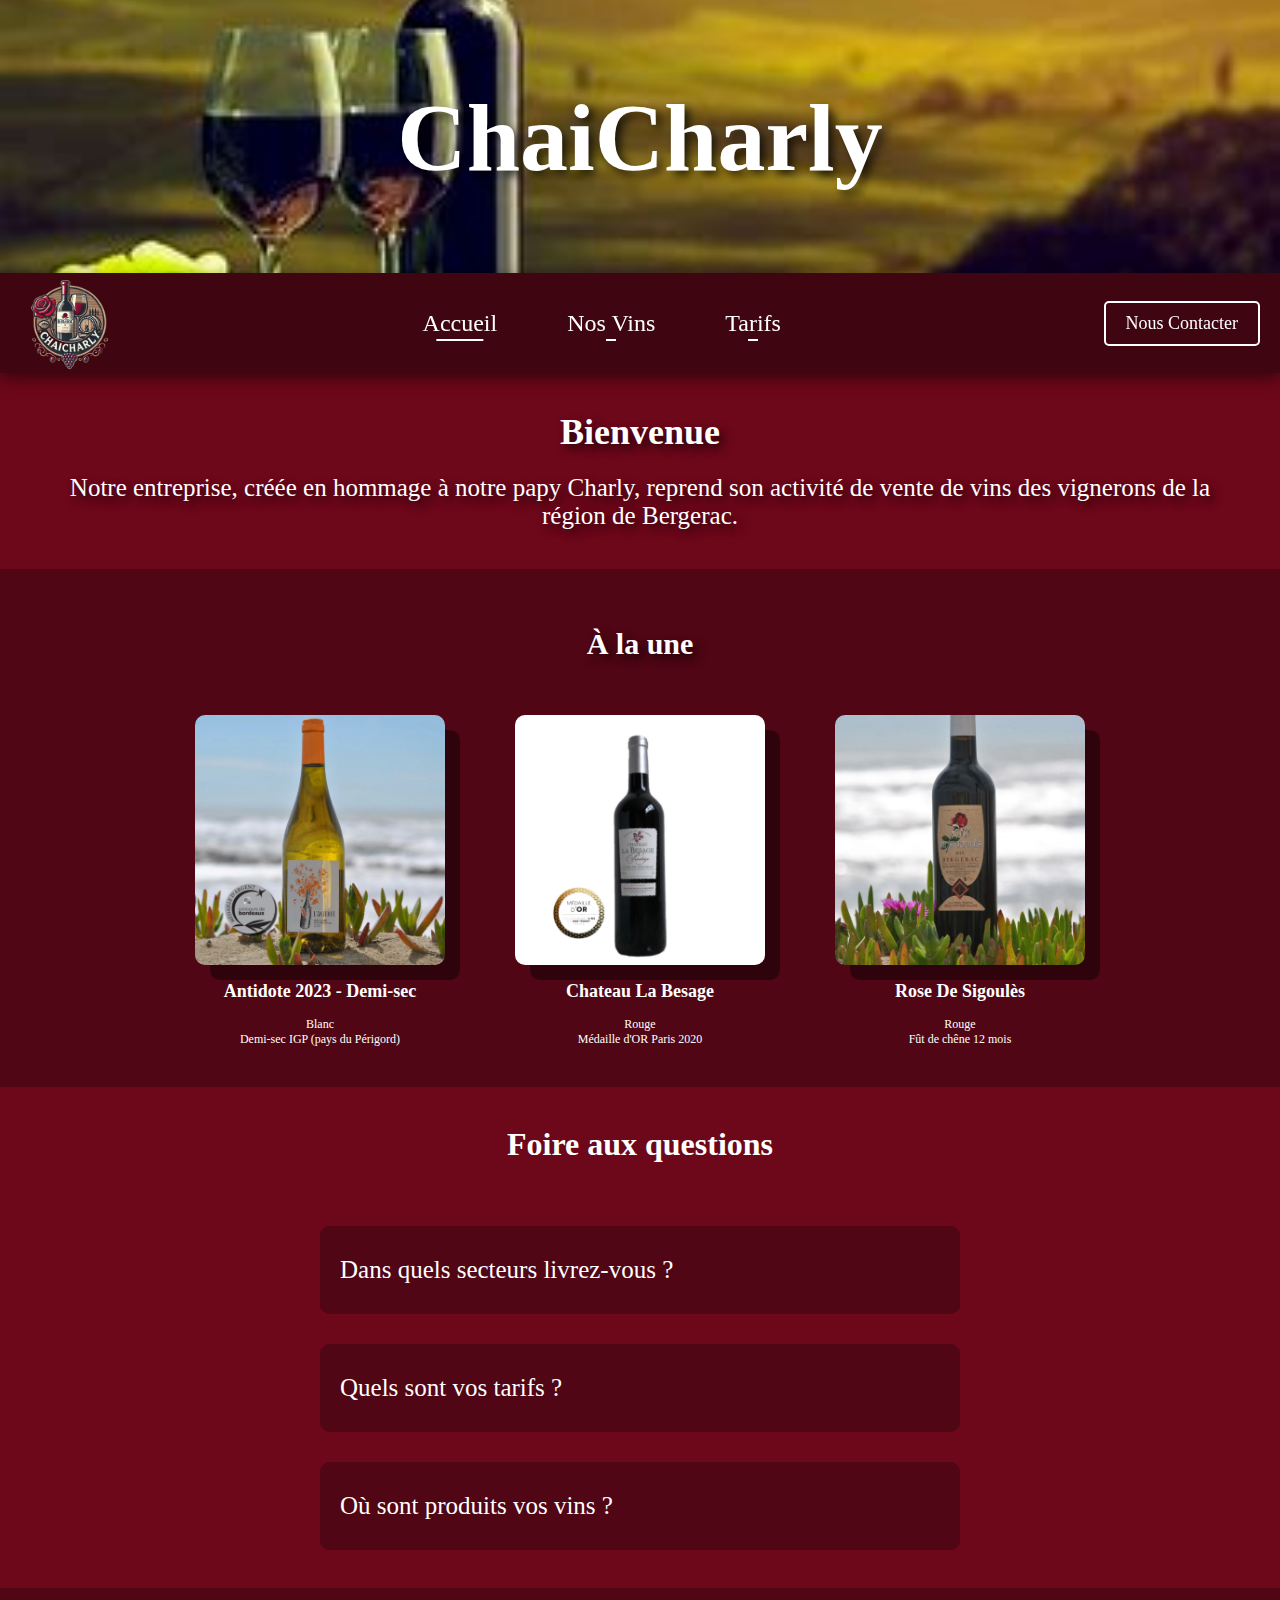
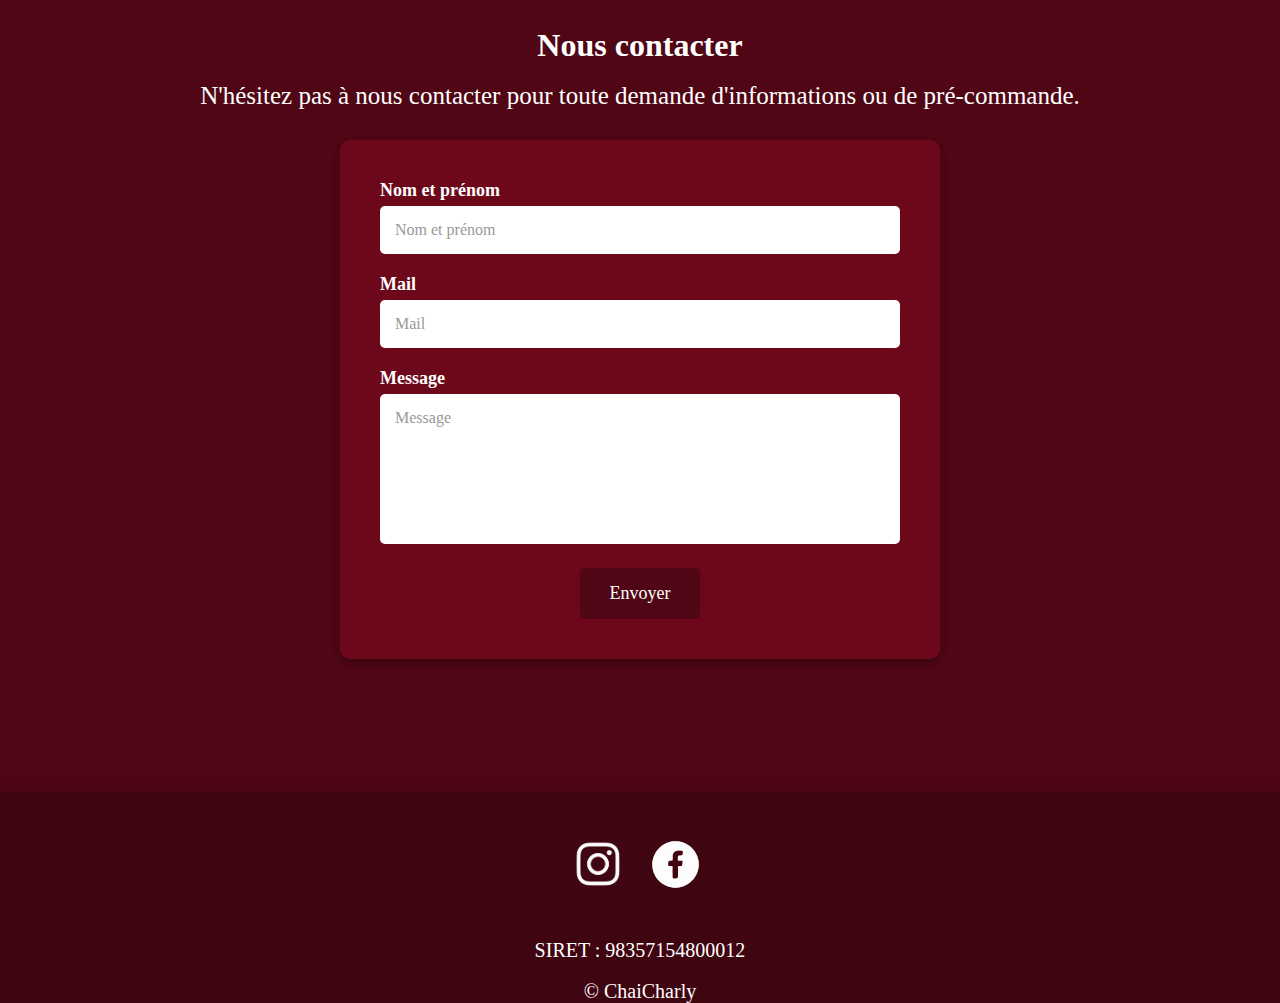
<file: index.html>
<!DOCTYPE html>
<html lang="fr">
    <head>
        <meta charset="UTF-8">
        <meta name="viewport" content="width=device-width, initial-scale=1.0">
        <meta name="description" content="Site de ChaiCharly.">
        <title>ChaiCharly</title>
        <link rel="icon" type="image/png" href="src/img/Logo-removebg-preview.png">
        <link rel="stylesheet" href="src/css/index.css">
    </head>
    <body>
        <div class="imageH">
            <img class="imgHead" src="src/img/OIP (1).jpg">
            <div class="texteH">
                <H1 class="titre">ChaiCharly</H1>
            </div>
        </div>
        
        <header>
            <img class="logoHead" src="src/img/Logo-removebg-preview.png">
            <nav>
                <ul>
                    <li class="page"><a href="#">Accueil</a></li>
                    <li><a href="nos-vins.html">Nos Vins</a></li>
                     <li><a href="tarifs.html">Tarifs</a></li>
                </ul>
            </nav>
            <div class="contact-btn">
                <a href="#contact">Nous Contacter</a>
            </div>
        </header>
        <div class="bienvenue">
            <h1>Bienvenue</h1>
            </br>
            <p>Notre entreprise, créée en hommage à notre papy Charly, reprend son activité de vente de vins des vignerons de la région de Bergerac.</p>
        </div>
        <div class="vendus">
            <h1 class="titre">À la une</h1>
            <ul>
                <li>
                    <a href="nos-vins.html#antidote" rel="noopener noreferrer">
                        <img src="src/img/vins/Antidote.png" height="411px" width="411px"><h2>Antidote 2023 - Demi-sec</h2></br><p>Blanc</br>Demi-sec IGP (pays du Périgord)</p>
                    </a>
                </li>
                <li>
                    <a href="nos-vins.html#chateau" rel="noopener noreferrer">
                        <img src="src/img/vins/chateau.png" height="411px" width="411px" alt="Chateau La Besage"><h2>Chateau La Besage</h2></br><p>Rouge</br>Médaille d'OR Paris 2020</p>
                    </a>
                </li>
                <li>
                    <a href="nos-vins.html#rose-rouge" rel="noopener noreferrer">
                        <img src="src/img/vins/Rose-Rouge.jpg" height="411px" width="411px"><h2>Rose De Sigoulès</h2></br><p>Rouge</br>Fût de chêne 12 mois</p>
                    </a>
                </li>
            </ul>
        </div>
        <div class="question">
            <h1>Foire aux questions</h1>
            <div class="faq">
                <details>
                    <summary>Dans quels secteurs livrez-vous ?</summary>
                    <p>Nous livrons dans le Puy-de-Dôme (principalement aux environs d'Issoire, Clermont-Ferrand et Riom) ainsi qu'aux alentours de Montpellier.</p>
                </details>
                <details>
                    <summary>Quels sont vos tarifs ?</summary>
                    <p>Voici le lien vers nos tarifs - <a href="src/Tarifs-ChaiCharly-2025.pdf" target="_blank">Tarifs</a>.</p>
                </details>
                <details>
                    <summary>Où sont produits vos vins ?</summary>
                    <p>Nos vins sont produits en Dordogne à Sigoulès.</p>
                </details>
            </div>
        </div>
        <div class="message" id="contact">
            <h1>Nous contacter</h1>
            </br>
            <p>
                N'hésitez pas à nous contacter pour toute demande d'informations ou de pré-commande.
            </p>
            <div class="contact-form">
                <form action="https://formspree.io/f/xldgrrav" method="POST">
                    <label for="name">Nom et prénom</label>
                    <input type="text" id="name" name="name" placeholder="Nom et prénom" required>
        
                    <label for="email">Mail</label>
                    <input type="email" id="email" name="email" placeholder="Mail" required>
        
                    <label for="message">Message</label>
                    <textarea id="message" name="message" placeholder="Message" required></textarea>
        
                    <button type="submit" class="btn-envoyer">Envoyer</button>
                </form>
            </div>
        </div>
        <footer>
            <div class="reseaux">
                <a href="https://www.instagram.com/chai_charly/" target="_blank" rel="noopener noreferrer">
                    <img class="Insta" src="src/img/Insta.png" width="50px" height="50px">
                </a>
                <a href="https://www.instagram.com/chai_charly/" target="_blank" rel="noopener noreferrer">
                    <img class="Facebook" src="src/img/Facebook.png" width="65px" height="65px">
                </a>
            </div>
            <p>SIRET : 98357154800012</p>
            </br>
            <p>© ChaiCharly</p>
        </footer>
    </body>
</html>
</file>
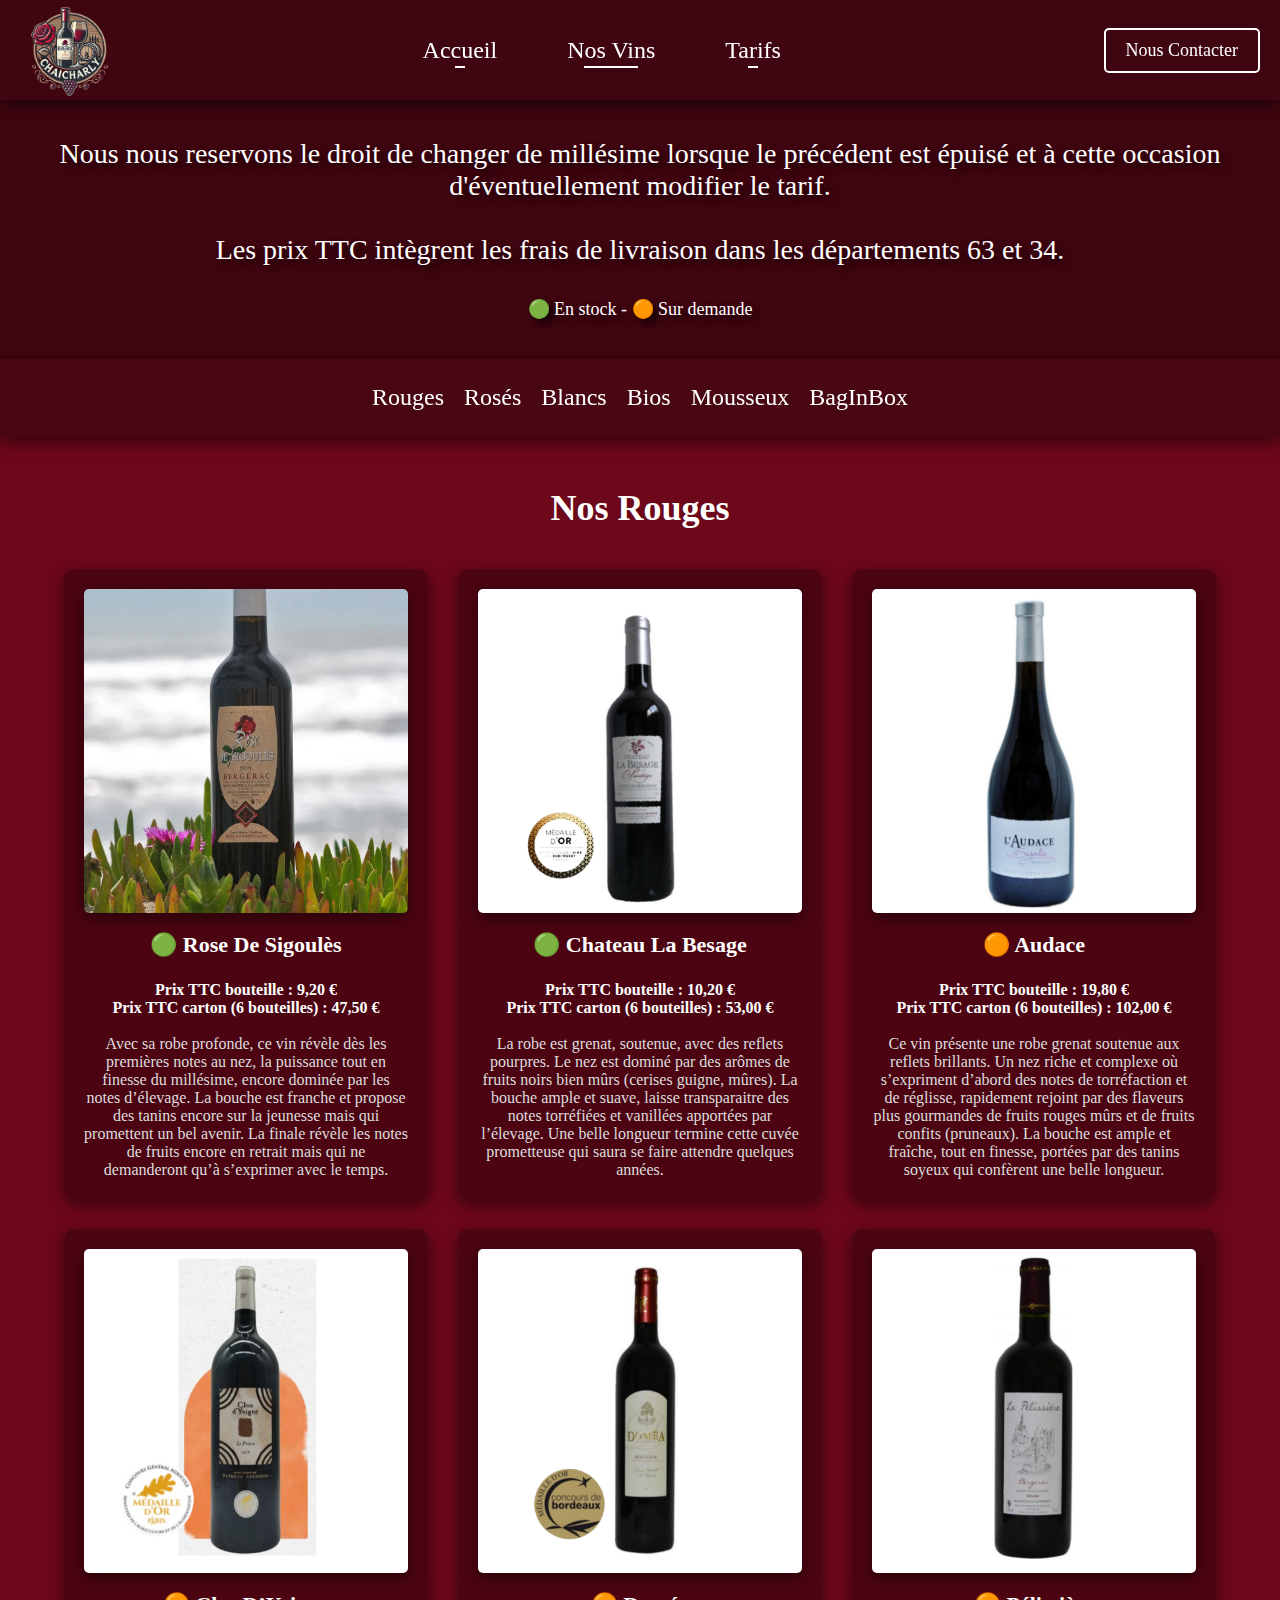
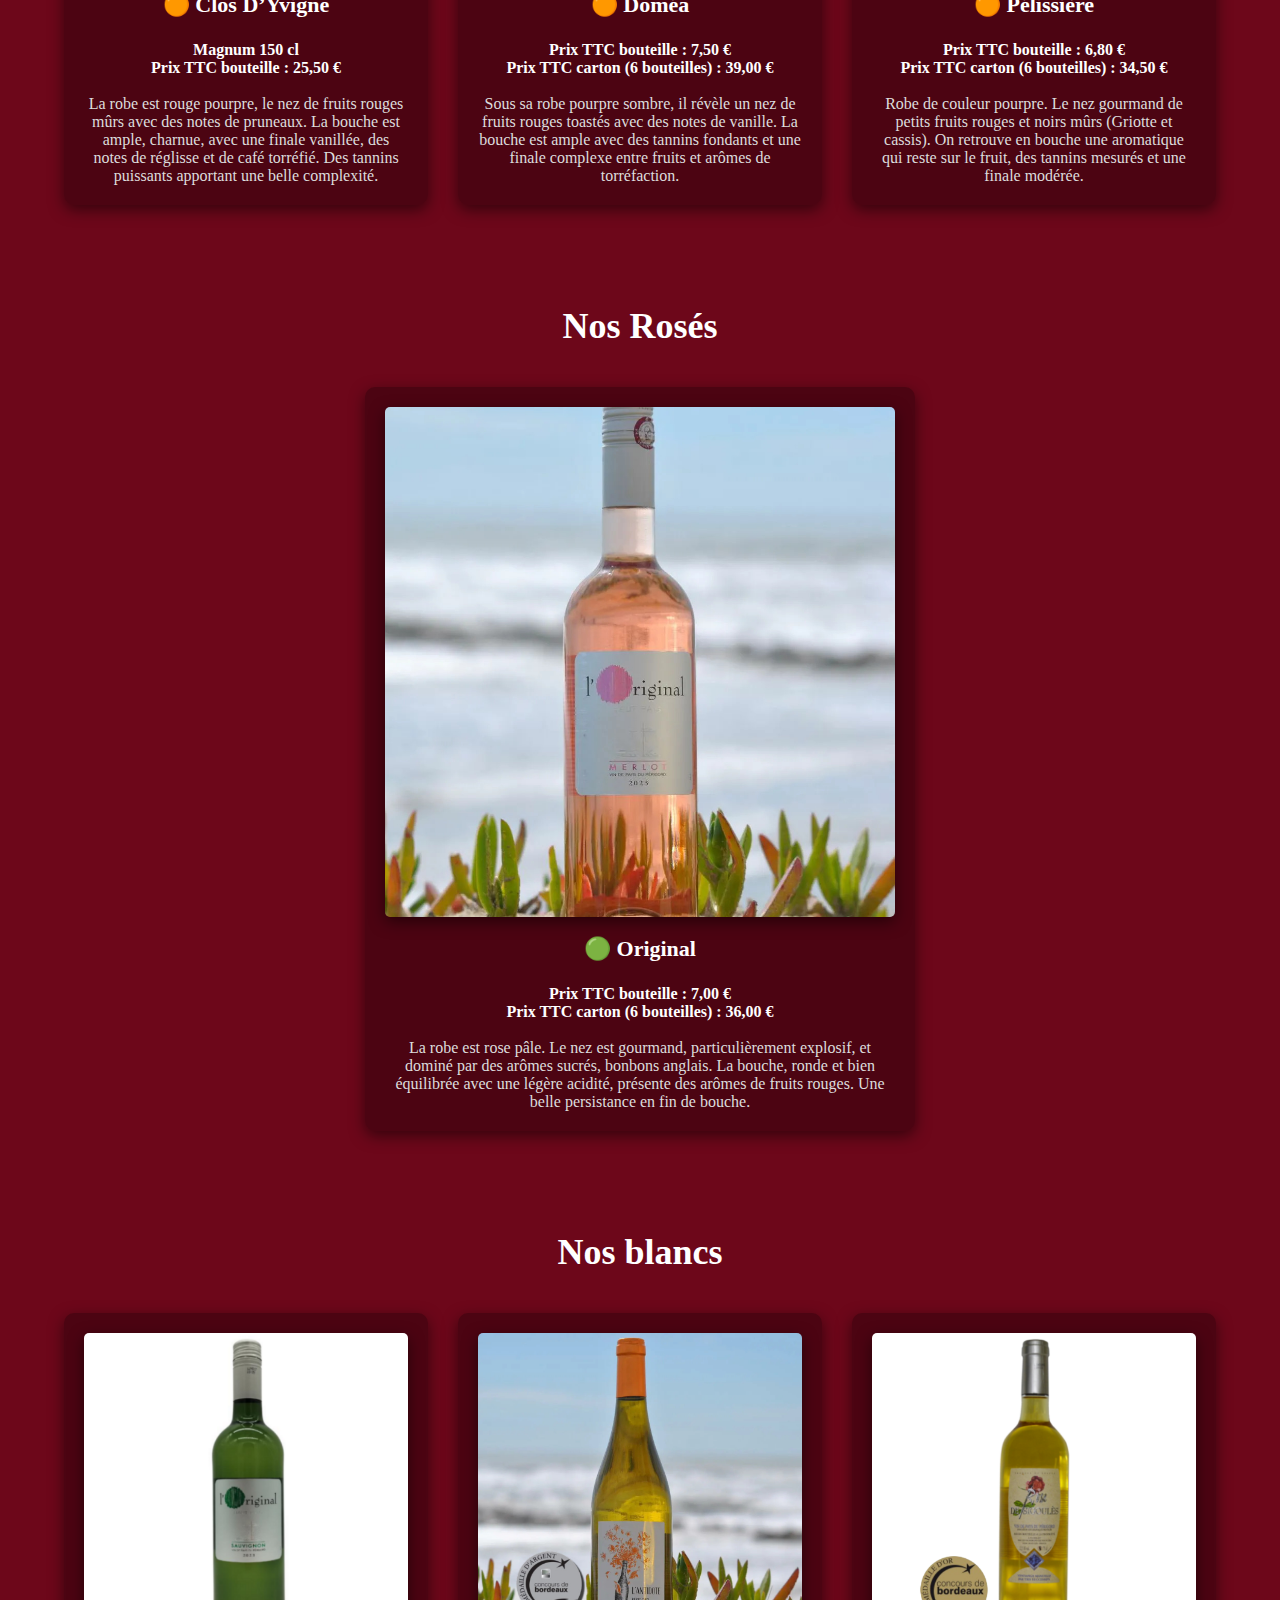
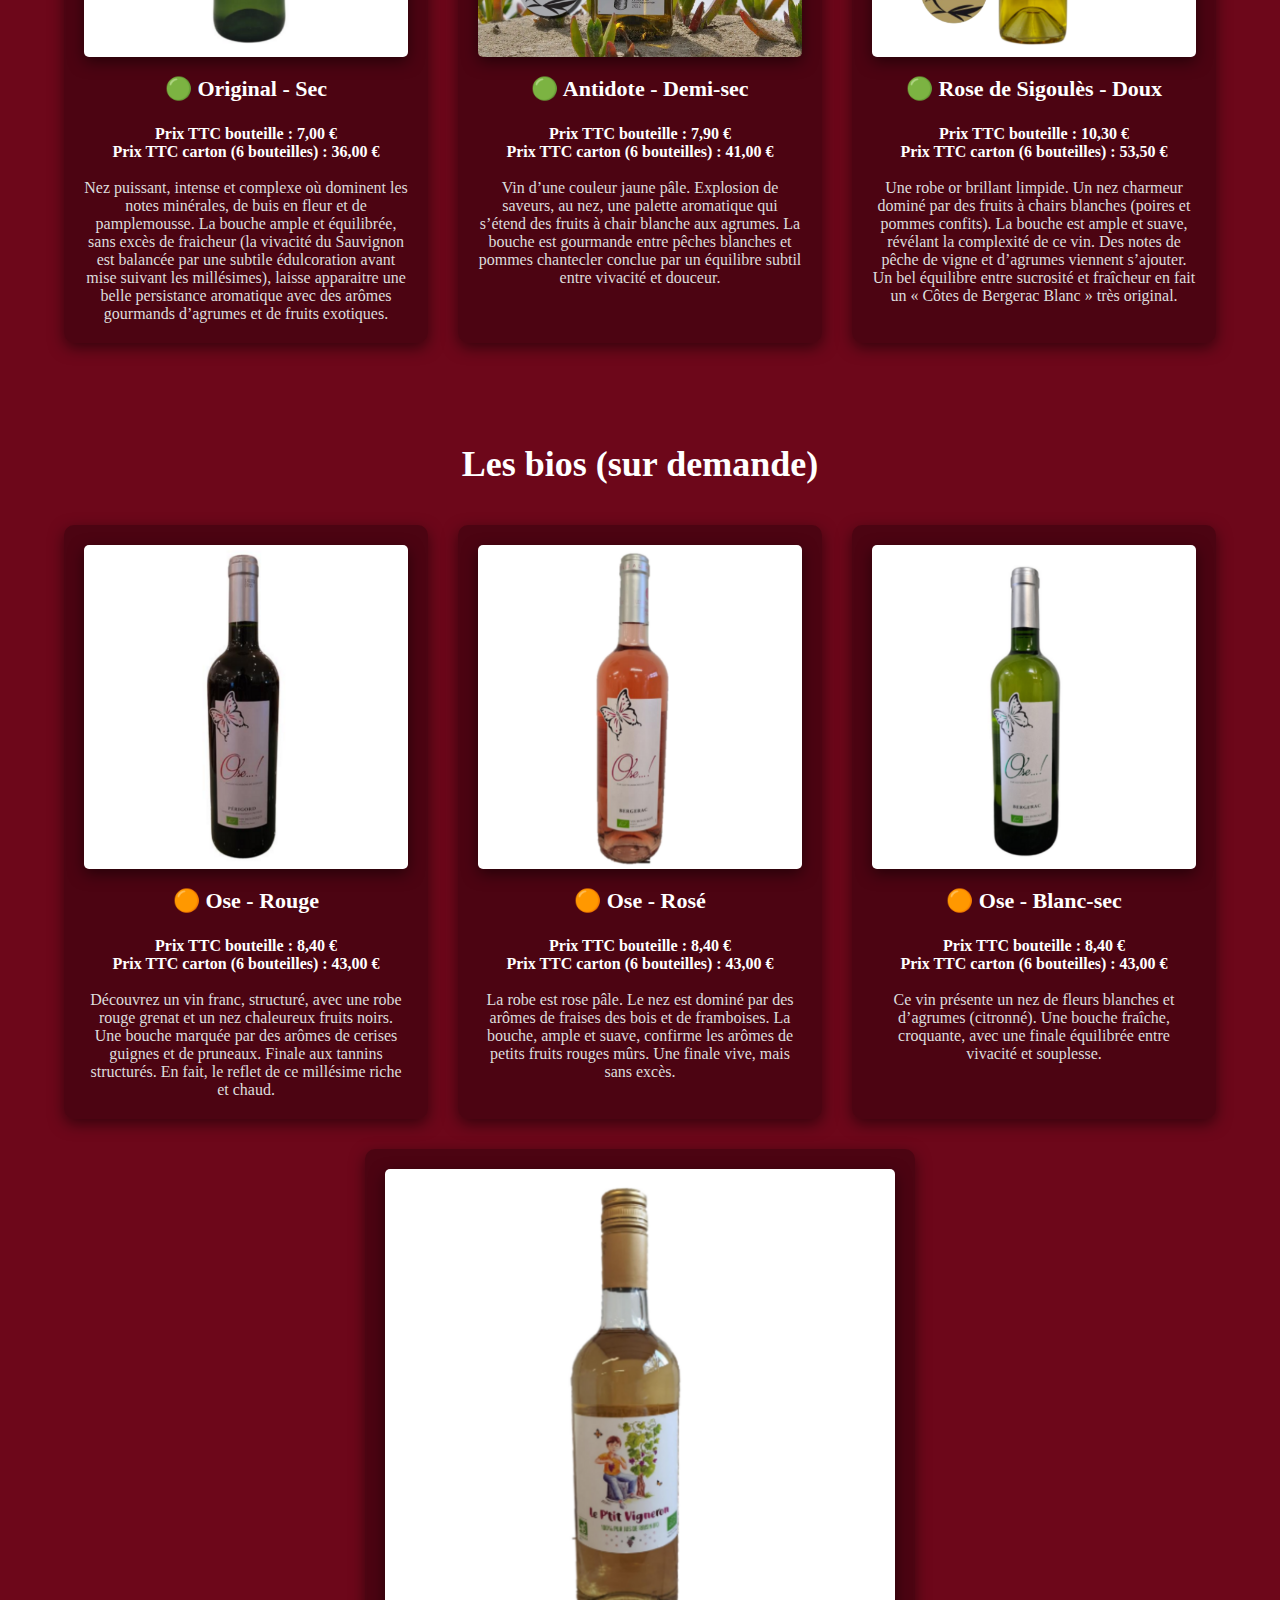
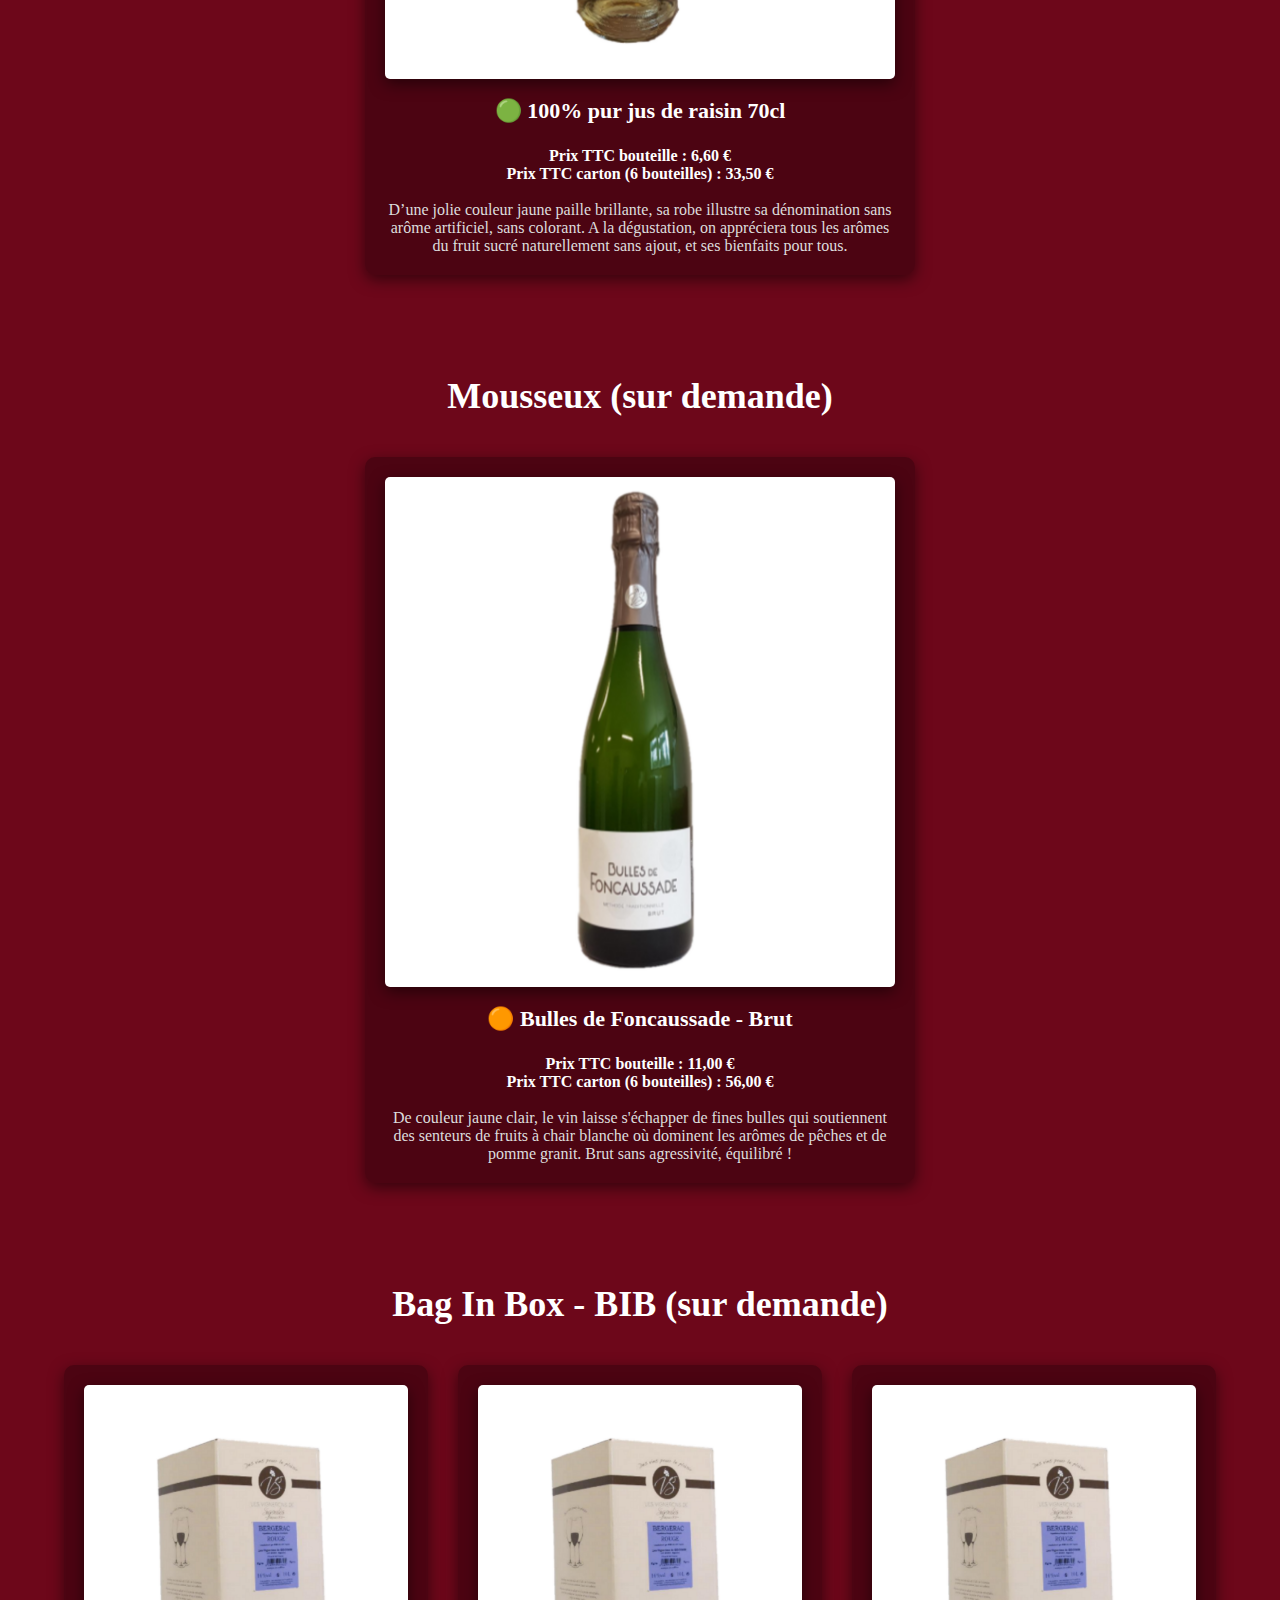
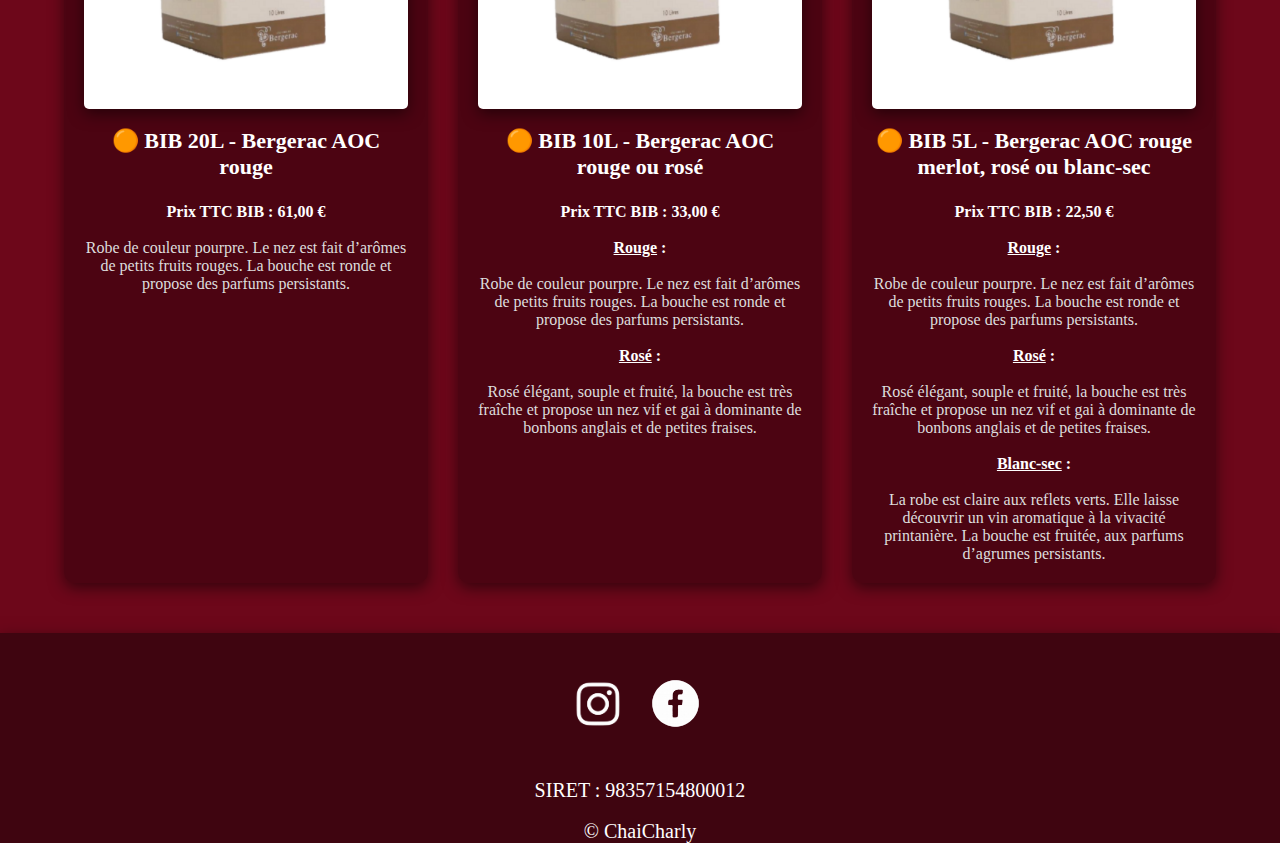
<file: nos-vins.html>
<!DOCTYPE html>
<html lang="fr">
    <head>
        <meta charset="UTF-8">
        <meta name="viewport" content="width=device-width, initial-scale=1.0">
        <meta name="description" content="Site de ChaiCharly.">
        <title>ChaiCharly</title>
        <link rel="icon" type="image/png" href="src/img/Logo-removebg-preview.png">
        <link rel="stylesheet" href="src/css/nos-vins.css">
    </head>
    <body>
    <header>
        <img class="logoHead" src="src/img/Logo-removebg-preview.png">
        <nav>
            <ul>
                <li><a href="index.html">Accueil</a></li>
                <li class="page"><a href="nos-vins.html">Nos Vins</a></li>
                <li><a href="tarifs.html">Tarifs</a></li>
            </ul>
        </nav>
        <div class="contact-btn">
            <a href="index.html#contact">Nous Contacter</a>
        </div>
    </header>
    <div class="nb">
        <p>
            Nous nous reservons le droit de changer de millésime lorsque le précédent est épuisé et à cette occasion d'éventuellement modifier le tarif.
            </br>
            </br>
            Les prix TTC intègrent les frais de livraison dans les départements 63 et 34.
            </br>
            </br>
        </p>
        <p class="stocke">
            🟢 En stock - 🟠 Sur demande
        </p>
    </div>
    <div class="nav">
        <nav>
            <ul>
                <li><a href="#rouges">Rouges</a></li>
                <li><a href="#rosés">Rosés</a></li>
            </ul>
        </nav>
        <nav>
            <ul>
                <li><a href="#blancs">Blancs</a></li>
                <li><a href="#bios">Bios</a></li>
            </ul>
        </nav>
        <nav>
            <ul>
                <li><a href="#mousseux">Mousseux</a></li>
                <li><a href="#BIB">BagInBox</a></li>
            </ul>
        </nav>
    </div>
    <div class="divvin" id="rouges">
        <h1>Nos Rouges</h1>
        <div class="grid-vin">

            <div class="vin">
                <img src="src/img/vins/Rose-Rouge.jpg" id="rose-rouge" height="411px" width="344px" alt="Rose De Sigoulès">
                <h2>🟢 Rose De Sigoulès </h2>
                </br>
                <h4>Prix TTC bouteille : 9,20 € </h4>
                <h4>Prix TTC carton (6 bouteilles) : 47,50 €</h4>
                </br>
                <p>
                    Avec sa robe profonde, ce vin révèle dès les premières notes au nez, la puissance
                    tout en finesse du millésime, encore dominée par les notes d’élevage. La
                    bouche est franche et propose des tanins encore sur la jeunesse mais qui
                    promettent un bel avenir. La finale révèle les notes de fruits encore en retrait mais
                    qui ne demanderont qu’à s’exprimer avec le temps.
                </p>
            </div>

            <div class="vin">
                <img src="src/img/vins/chateau.png" id="chateau" height="411px" width="344px" alt="Chateau La Besage">
                <h2>🟢 Chateau La Besage</h2>
                </br>
                <h4>Prix TTC bouteille : 10,20 € </h4>
                <h4>Prix TTC carton (6 bouteilles) : 53,00 €</h4>
                </br>
                <p>
                    La robe est grenat, soutenue, avec des reflets pourpres. Le nez est dominé par des
                    arômes de fruits noirs bien mûrs (cerises guigne, mûres). La bouche ample et suave,
                    laisse transparaitre des notes torréfiées et vanillées apportées par l’élevage. Une
                    belle longueur termine cette cuvée prometteuse qui saura se faire attendre quelques
                    années.
                </p>
            </div>

            <div class="vin">
                <img src="src/img/vins/audace.png" height="411px" width="344px" alt="Audace">
                <h2>🟠 Audace</h2>
                </br>
                <h4>Prix TTC bouteille : 19,80 € </h4>
                <h4>Prix TTC carton (6 bouteilles) : 102,00 €</h4>
                </br>
                <p>
                    Ce vin présente une robe grenat soutenue aux reflets brillants. Un nez riche et
                    complexe où s’expriment d’abord des notes de torréfaction et de réglisse,
                    rapidement rejoint par des flaveurs plus gourmandes de fruits rouges mûrs et de
                    fruits confits (pruneaux). La bouche est ample et fraîche, tout en finesse, portées
                    par des tanins soyeux qui confèrent une belle longueur.
                </p>
            </div>

            <div class="vin">
                <img src="src/img/vins/clos-d'yvigne.png" height="411px" width="344px" alt="Clos D’Yvigne">
                <h2>🟠 Clos D’Yvigne</h2>
                </br>
                <h4>Magnum 150 cl</h4>
                <h4>Prix TTC bouteille : 25,50 € </h4>
                </br>
                <p>
                    La robe est rouge pourpre, le nez de fruits rouges mûrs avec des notes de pruneaux. 
                    La bouche est ample, charnue, avec une finale vanillée, des notes de réglisse et de café torréfié. 
                    Des tannins puissants apportant une belle complexité.
                </p>
            </div>

            <div class="vin">
                <img src="src/img/vins/domea.png" height="411px" width="344px" alt="Doméa">
                <h2>🟠 Doméa</h2>
                </br>
                <h4>Prix TTC bouteille : 7,50 € </h4>
                <h4>Prix TTC carton (6 bouteilles) : 39,00 €</h4>
                </br>
                <p>
                    Sous sa robe pourpre sombre, il révèle un nez de fruits rouges toastés avec
                    des notes de vanille. La bouche est ample avec des tannins fondants et une
                    finale complexe entre fruits et arômes de torréfaction.
                </p>
            </div>

            <div class="vin">
                <img src="src/img/vins/pelissiere.png" height="411px" width="344px" alt="Pélissière">
                <h2>🟠 Pélissière</h2>
                </br>
                <h4>Prix TTC bouteille : 6,80 € </h4>
                <h4>Prix TTC carton (6 bouteilles) : 34,50 €</h4>
                </br>
                <p>
                    Robe de couleur pourpre. Le nez gourmand de petits fruits rouges et noirs mûrs
                    (Griotte et cassis). On retrouve en bouche une aromatique qui reste sur le fruit, des
                    tannins mesurés et une finale modérée.
                </p>
            </div>
        </div>
    </div>
    <div class="divvin" id="rosés">
        <h1>Nos Rosés</h1>
        <div class="grid-vin">

            <div class="vin">
                <img src="src/img/vins/Original-Rosé.jpg" height="411px" width="344px" alt="Original Rosé">
                <h2>🟢 Original</h2>
                </br>
                <h4>Prix TTC bouteille : 7,00 € </h4>
                <h4>Prix TTC carton (6 bouteilles) : 36,00 €</h4>
                </br>
                <p>
                    La robe est rose pâle. Le nez est gourmand, particulièrement explosif, et dominé par
                    des arômes sucrés, bonbons anglais. La bouche, ronde et bien équilibrée avec une
                    légère acidité, présente des arômes de fruits rouges. Une belle persistance en fin de
                    bouche.
                </p>
            </div>

        </div>
    </div>
    <div class="divvin" id="blancs">
        <h1>Nos blancs</h1>
        <div class="grid-vin">

            <div class="vin">
                <img src="src/img/vins/sec.png" height="411px" width="344px" alt="Original - Sec">
                <h2>🟢 Original - Sec</h2>
                </br>
                <h4>Prix TTC bouteille : 7,00 € </h4>
                <h4>Prix TTC carton (6 bouteilles) : 36,00 €</h4>
                </br>
                <p>
                    Nez puissant, intense et complexe où dominent les notes minérales, de buis en fleur
                    et de pamplemousse. La bouche ample et équilibrée, sans excès de fraicheur (la
                    vivacité du Sauvignon est balancée par une subtile édulcoration avant mise suivant
                    les millésimes), laisse apparaitre une belle persistance aromatique avec des arômes
                    gourmands d’agrumes et de fruits exotiques.
                </p>
            </div>

            <div class="vin">
                <img src="src/img/vins/Antidote.png" id="antidote" height="411px" width="344px" alt="Antidote">
                <h2>🟢 Antidote - Demi-sec</h2>
                </br>
                <h4>Prix TTC bouteille : 7,90 € </h4>
                <h4>Prix TTC carton (6 bouteilles) : 41,00 €</h4>
                </br>
                <p>
                    Vin d’une couleur jaune pâle. Explosion de saveurs, au nez, une palette aromatique
                    qui s’étend des fruits à chair blanche aux agrumes. La bouche est gourmande entre
                    pêches blanches et pommes chantecler conclue par un équilibre subtil entre vivacité
                    et douceur.
                </p>
            </div>

            <div class="vin">
                <img src="src/img/vins/rose-doux.png" height="411px" width="344px" alt="Rose de Sigoulès">
                <h2>🟢 Rose de Sigoulès - Doux</h2>
                </br>
                <h4>Prix TTC bouteille : 10,30 € </h4>
                <h4>Prix TTC carton (6 bouteilles) : 53,50 €</h4>
                </br>
                <p>
                    Une robe or brillant limpide. Un nez charmeur dominé par des fruits à chairs blanches
                    (poires et pommes confits). La bouche est ample et suave, révélant la complexité de
                    ce vin. Des notes de pêche de vigne et d’agrumes viennent s’ajouter. Un bel
                    équilibre entre sucrosité et fraîcheur en fait un « Côtes de Bergerac Blanc » très
                    original.
                </p>
            </div>

        </div>
    </div>
    <div class="divvin" id="bios">
        <h1>Les bios (sur demande)</h1>
        <div class="grid-vin">
            <div class="vin">
                <img src="src/img/vins/ose-rouge.png" height="411px" width="344px" alt="Ose - Rouge">
                <h2>🟠 Ose - Rouge</h2>
                </br>
                <h4>Prix TTC bouteille : 8,40 € </h4>
                <h4>Prix TTC carton (6 bouteilles) : 43,00 €</h4>
                </br>
                <p>
                    Découvrez un vin franc, structuré, avec une robe rouge grenat et un nez chaleureux
                    fruits noirs. Une bouche marquée par des arômes de cerises guignes et de pruneaux.
                    Finale aux tannins structurés. En fait, le reflet de ce millésime riche et chaud.
                </p>
            </div>
            <div class="vin">
                <img src="src/img/vins/ose-rose.png" height="411px" width="344px" alt="Ose - Rosé">
                <h2>🟠 Ose - Rosé</h2>
                </br>
                <h4>Prix TTC bouteille : 8,40 € </h4>
                <h4>Prix TTC carton (6 bouteilles) : 43,00 €</h4>
                </br>
                <p>
                    La robe est rose pâle. Le nez est dominé par des arômes de fraises des bois et de
                    framboises. La bouche, ample et suave, confirme les arômes de petits fruits rouges
                    mûrs. Une finale vive, mais sans excès.
                </p>
            </div>
            <div class="vin">
                <img src="src/img/vins/ose-blanc.png" height="411px" width="344px" alt="Ose  - Blanc-sec">
                <h2>🟠 Ose  - Blanc-sec</h2>
                </br>
                <h4>Prix TTC bouteille : 8,40 € </h4>
                <h4>Prix TTC carton (6 bouteilles) : 43,00 €</h4>
                </br>
                <p>
                    Ce vin présente un nez de fleurs blanches et d’agrumes (citronné). Une bouche
                    fraîche, croquante, avec une finale équilibrée entre vivacité et souplesse.
                </p>
            </div>
            <div class="vin">
                <img src="src/img/vins/jus.png" height="411px" width="344px" alt="jus de raisin">
                <h2>🟢 100% pur jus de raisin 70cl</h2>
                </br>
                <h4>Prix TTC bouteille : 6,60 € </h4>
                <h4>Prix TTC carton (6 bouteilles) : 33,50 €</h4>
                </br>
                <p>
                    D’une jolie couleur jaune paille brillante, sa robe illustre sa dénomination sans arôme
                    artificiel, sans colorant. A la dégustation, on appréciera tous les arômes du fruit sucré
                    naturellement sans ajout, et ses bienfaits pour tous.
                </p>
            </div>
        </div>
    </div>
    <div class="divvin" id="mousseux">
        <h1>Mousseux (sur demande)</h1>
        <div class="grid-vin">
            <div class="vin">
                <img src="src/img/vins/mousseux.png" height="411px" width="344px" alt="Bulles de Foncaussade">
                <h2>🟠 Bulles de Foncaussade - Brut</h2>
                </br>
                <h4>Prix TTC bouteille : 11,00 € </h4>
                <h4>Prix TTC carton (6 bouteilles) : 56,00 €</h4>
                </br>
                <p>
                    De couleur jaune clair, le vin laisse s'échapper de fines bulles qui soutiennent des
                    senteurs de fruits à chair blanche où dominent les arômes de pêches et de pomme
                    granit. Brut sans agressivité, équilibré !
                </p>
            </div>
        </div>
    </div>
    <div class="divvin" id="BIB">
        <h1>Bag In Box - BIB (sur demande)</h1>
        <div class="grid-vin">
            <div class="vin">
                <img src="src/img/vins/bib-rouge.png" height="411px" width="344px" alt="BIB 20L">
                <h2>🟠 BIB 20L - Bergerac AOC rouge</h2>
                </br>
                <h4>Prix TTC BIB : 61,00 € </h4>
                </br>
                <p>
                    Robe de couleur pourpre. Le nez est fait d’arômes de petits fruits rouges. La
                    bouche est ronde et propose des parfums persistants.
                </p>
            </div>
            <div class="vin">
                <img src="src/img/vins/bib-rouge.png" height="411px" width="344px" alt="BIB 10L">
                <h2>🟠 BIB 10L - Bergerac AOC rouge ou rosé</h2>
                </br>
                <h4>Prix TTC BIB : 33,00 € </h4>
                </br>
                <p>
                    <ins><strong>Rouge</ins> :</strong></br>
                    </br>
                    Robe de couleur pourpre. Le nez est fait d’arômes de petits fruits rouges. La
                    bouche est ronde et propose des parfums persistants.</br>
                    </br>
                    <ins><strong>Rosé</ins> :</strong></br>
                    </br>
                    Rosé élégant, souple et fruité, la bouche est très fraîche et propose un nez vif et gai
                    à dominante de bonbons anglais et de petites fraises.
                </p>
            </div>
            <div class="vin">
                <img src="src/img/vins/bib-rouge.png" height="411px" width="344px" alt="BIB 5L">
                <h2>🟠 BIB 5L - Bergerac AOC rouge merlot, rosé ou blanc-sec</h2>
                </br>
                <h4>Prix TTC BIB : 22,50 € </h4>
                </br>
                <p>
                    <ins><strong>Rouge</ins> :</strong></br>
                    </br>
                    Robe de couleur pourpre. Le nez est fait d’arômes de petits fruits rouges. La
                    bouche est ronde et propose des parfums persistants.</br>
                    </br>   
                    <ins><strong>Rosé</ins> :</strong></br>
                    </br>
                    Rosé élégant, souple et fruité, la bouche est très fraîche et propose un nez vif et gai
                    à dominante de bonbons anglais et de petites fraises.</br>
                    </br>
                    <ins><strong>Blanc-sec</ins> :</strong></br>
                    </br>
                    La robe est claire aux reflets verts. Elle laisse découvrir un vin aromatique à la
                    vivacité printanière. La bouche est fruitée, aux parfums d’agrumes persistants.</br>
                </p>
            </div>
        </div>
    </div>




    <footer>
        <div class="reseaux">

            <a href="https://www.instagram.com/chai_charly/" target="_blank" rel="noopener noreferrer">
                <img class="Insta" src="src/img/Insta.png" width="50px" height="50px">
            </a>
            <a href="https://www.instagram.com/chai_charly/" target="_blank" rel="noopener noreferrer">
                <img class="Facebook" src="src/img/Facebook.png" width="65px" height="65px">
            </a>
        </div>
        <p>SIRET : 98357154800012</p>
        </br>
        <p>© ChaiCharly</p>
    </footer>
    </body>
</html>
</file>
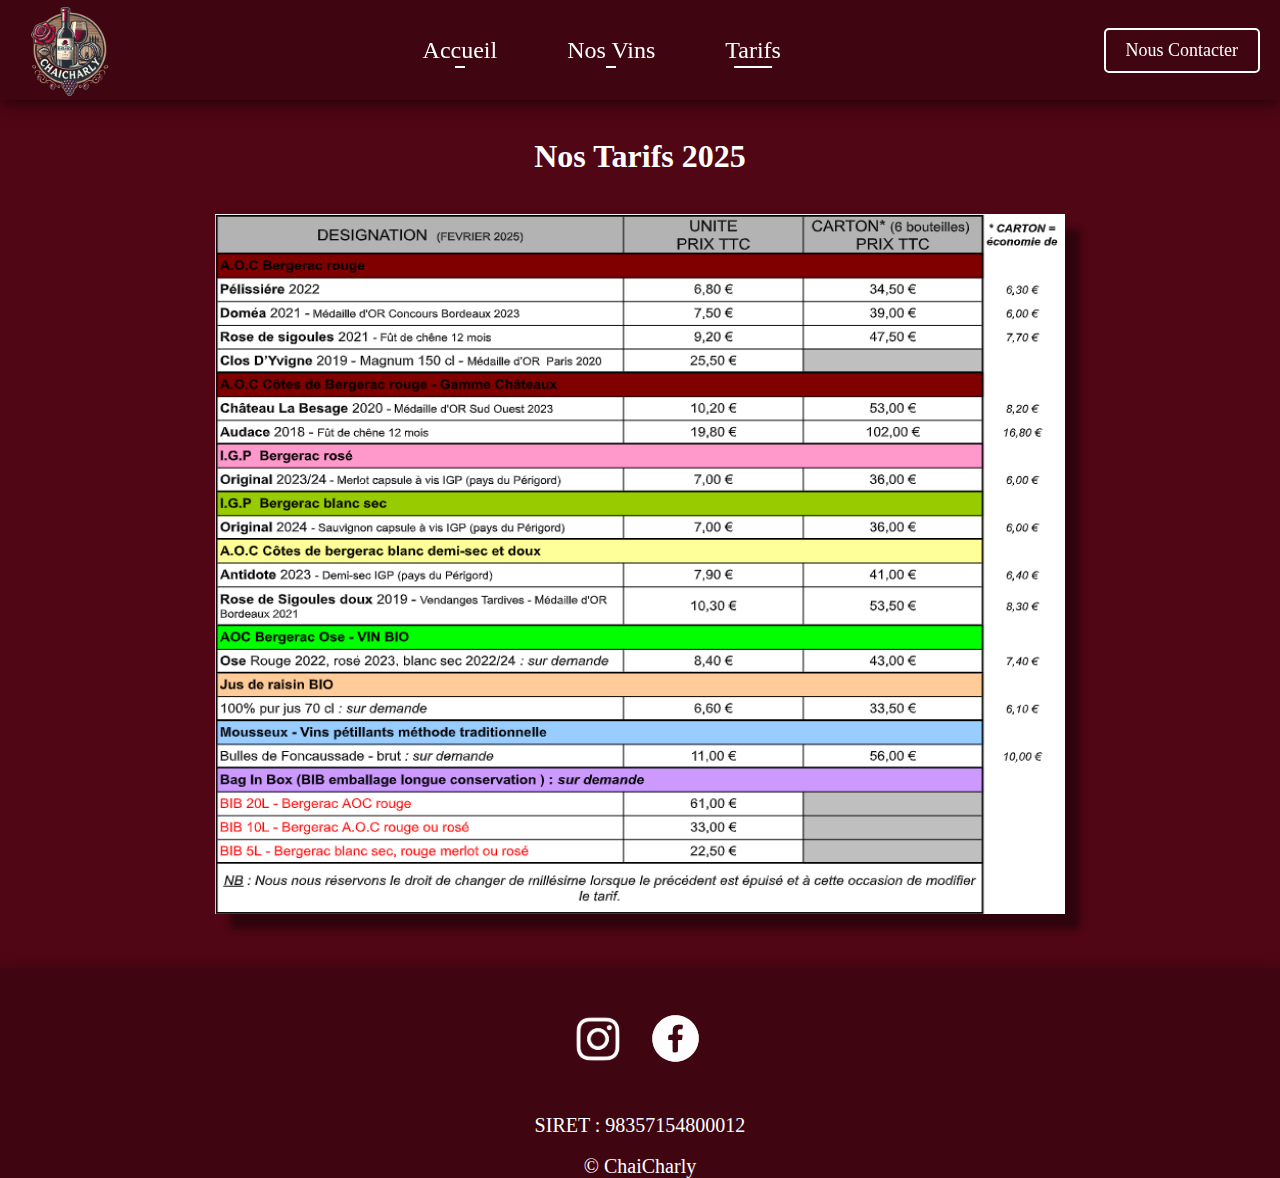
<file: tarifs.html>
<!DOCTYPE html>
<html lang="fr">
    <head>
        <meta charset="UTF-8">
        <meta name="viewport" content="width=device-width, initial-scale=1.0">
        <meta name="description" content="Site de ChaiCharly.">
        <title>ChaiCharly</title>
        <link rel="icon" type="image/png" href="src/img/Logo-removebg-preview.png">
        <link rel="stylesheet" href="src/css/tarifs.css">
    </head>
    <body>
        <header>
            <img class="logoHead" src="src/img/Logo-removebg-preview.png">
            <nav>
                <ul>
                    <li><a href="index.html">Accueil</a></li>
                    <li><a href="nos-vins.html">Nos Vins</a></li>
                    <li class="page"><a href="tarifs.html">Tarifs</a></li>
                </ul>
            </nav>
            <div class="contact-btn">
                <a href="index.html#contact">Nous Contacter</a>
            </div>
        </header>
        <div class="pdf">
            <h1>Nos Tarifs 2025</h1>
            <a href="src/Tarifs-ChaiCharly-2025.pdf" target="_blank" rel="noopener noreferrer">
                <img src="src/img/tarifs.png">
            </a>
        </div>
        <footer>
            <div class="reseaux">
                <a href="https://www.instagram.com/chai_charly/" target="_blank" rel="noopener noreferrer">
                    <img class="Insta" src="src/img/Insta.png" width="50px" height="50px">
                </a>
                <a href="https://www.instagram.com/chai_charly/" target="_blank" rel="noopener noreferrer">
                    <img class="Facebook" src="src/img/Facebook.png" width="65px" height="65px">
                </a>
            </div>
            <p>SIRET : 98357154800012</p>
            </br>
            <p>© ChaiCharly</p>
        </footer>
    </body>
</html>
</file>
<file: src/css/index.css>
* {
    margin: 0;
    padding: 0;
    font-family: 'Inria', serif;
    color: white;
    box-sizing: border-box;
}

body{
    cursor: url('https://cur.cursors-4u.net/food/foo-4/foo345.cur'), auto !important;
}

html {
    scroll-behavior: smooth;
}

/* Section avec une image et un texte */
.imageH {
    position: relative;
    width: 100%;
    height: 273px;
    overflow: hidden;
}

.imgHead {
    width: 100%;
    height: 100%;
    object-fit: cover; /* Maintient les proportions tout en remplissant */
}

.texteH {
    position: absolute;
    top: 50%;
    left: 50%;
    transform: translate(-50%, -50%);
    font-size: 48px;
    font-family: 'Inria', serif;
    text-shadow: 5px 5px 10px rgba(0, 0, 0, 0.7);
}

/* Header */
header {
    position: sticky;
    top: 0;
    width: 100%;
    z-index: 1000;
    display: flex;
    align-items: center;
    justify-content: space-between; /* Répartit les éléments : logo, nav et bouton */
    height: 100px;
    background-color: rgb(63, 5, 16);
    box-shadow: 0 5px 15px rgba(0, 0, 0, 0.5);
    padding: 0 20px;
}

/* Logo */
.logoHead {
    height: 100%;
    margin-right: auto; /* Aligne le logo à gauche */
}


/* Navigation */
nav {
    display: flex;
    flex: 1;
    justify-content: center;
}

nav ul {
    display: flex;
    gap: 50px;
    list-style: none;
}

nav ul li a {
    text-decoration: none;
    font-size: 24px;
    padding: 5px 10px;
    position: relative;
    transition: all 0.4s ease-in-out;
}

nav ul li a::after {
    content: "";
    position: absolute;
    bottom: 0;
    left: 50%;
    transform: translateX(-50%);
    width: 10px;
    height: 2px;
    background-color: white;
    transition: width 0.4s ease-in-out;
}

/* Augmente la largeur du souligment de la page */
nav ul li.page a::after {
    width: 50%; 
}

nav ul li a:hover::after {
    width: 100%;
}

/* Bouton "Nous Contacter" */
.contact-btn {
    display: flex;
    align-items: center;
    justify-content: center;
    margin-left: 20px;
}

.contact-btn a {
    text-decoration: none;
    font-size: 18px;
    padding: 10px 20px;
    border: 2px solid white;
    border-radius: 5px;
    background-color: transparent;
    transition: all 0.3s ease-in-out;
}

.contact-btn a:hover {
    background-color: white;
    color: rgb(70, 5, 17);
}



/* Section bienvenue */
.bienvenue {
    display: flex;
    flex-direction: column;
    padding: 3%;
    align-items: center;
    width: 100%;
    height: auto;
    background-color: #6D071A;
    font-size: 18px;
    text-shadow: 5px 5px 10px rgba(0, 0, 0, 0.7);

    p{
        font-size: 25px;
    }

}

/* Section vendus*/
.vendus {
    width: 100%;
    text-align: center;
    display: flex;
    flex-direction: row; /* Disposition horizontale par défaut */
    align-items: center;
    justify-content: center;
    width: 100%;
    height: 850px;
    background-color: #500614;
    font-size: 18px;
    gap: 50px; /* Espacement entre les éléments */
}

.vendus .titre {
    align-self: flex-start; /* Place l'élément en haut à gauche */
    position: absolute;
    padding-top: 3%;
    text-align: center;
    text-shadow: 5px 5px 10px rgba(0, 0, 0, 0.7); /* Ajuste la transparence pour un meilleur contraste */
}

.vendus img{
    border-radius: 10px;
    box-shadow: 30px 30px 0px 0px rgba(0, 0, 0, 0.415) ;
}

.vendus ul {
    display: flex;
    flex-direction: wrap;
    list-style: none;
    justify-content: center; /* Centre les éléments */
    flex: 1 1 calc(33.33% - 30px); /* Taille normale sur desktop */
    max-width: 550px; /* Fixe une largeur maximale */
    gap: 90px;
    padding: 20px;
    border-radius: 10px;
    text-align: center;
}

.vendus ul li {
    text-align: center;
    transition-duration: 0.3s;

    a{
        text-decoration: none;
    }
}

.vendus ul li:hover {
    transform: translateY(-10px);
}

/*Questions*/
.question{
    display: flex;
    flex-direction: column; /* Disposition horizontale par défaut */
    align-items: center;
    width: 100%;
    height: auto;
    padding-bottom: 3%;
    background-color: #6D071A;
    gap: 25px;
}

.question h1{
    padding: 3%; 
}

/* Conteneur des questions */
.faq {
    display: flex;
    flex-direction: column;
    align-items: center;
    gap: 30px;
    width: 50%; /* Ajuste la largeur des questions */
}

/* Style des éléments <details> */
.faq details {
    width: 100%;
    background-color: #500614;
    border-radius: 10px;
    overflow: hidden;
    transition: all 0.3s ease-in-out;
}

.faq details a{
    font-style: italic;
}

/* Style des titres des questions */
.faq summary {
    font-size: 25px;
    padding: 30px 20px;
    background-color: #500614;
    border-radius: 10px;
    cursor: pointer;
    outline: none;
    border: none;
    display: flex;
    justify-content: space-between;
    align-items: center;
    transition: background-color 0.3s ease;
}

.faq summary:hover {
    background-color: #000000bd;
}

/* Style du contenu des réponses */
.faq p {
    padding: 10px 20px;
    margin: 0;
    background-color: #6D071A;
    font-size: 25px;
}

/* Animation des questions ouvertes */
.faq details[open] summary {
    background-color: #000000bd;
    border-radius: 10px;
    font-weight: bold;
}

.message{
    display: flex;
    flex-direction: column;
    align-items: center;
    padding-top: 3%;
    width: 100%;
    height: 805px;
    background-color: #500614;
    p{
        font-size: 25px;
        margin-bottom: 30px;
    }
}

/* Formulaire de contact */
.contact-form {
    background-color: #6D071A;
    padding: 40px;
    border-radius: 10px;
    width: 50%;
    max-width: 600px;
    box-shadow: 0 4px 8px rgba(0, 0, 0, 0.3);
}

.contact-form label {
    display: block;
    font-size: 18px;
    font-weight: bold;
    margin-bottom: 5px;
    text-align: left;
}

.contact-form input,.contact-form textarea {
    width: 100%;
    padding: 15px;
    margin-bottom: 20px;
    border: none;
    border-radius: 5px;
    font-size: 16px;
    font-family: 'Inria', serif;
    color: #333;
}

.contact-form textarea {
    height: 150px;
    resize: none;
}

.contact-form input::placeholder,
.contact-form textarea::placeholder {
    color: #999;
}

.btn-envoyer{
    display: flex;
    justify-content: center;
    background-color: #500614;
    border: none;
    padding: 15px 30px;
    border-radius: 5px;
    margin-left: auto ;
    margin-right: auto;
    cursor: pointer;
    font-size: 18px;
    font-family: 'Inria', serif;
    transition: 0.3s ease-in-out;
}

.btn-envoyer:hover {
    background-color: #890c23;
}

footer{
    display: flex;
    flex-direction: column;
    align-items: center;
    justify-content: space-between;
    width: 100%;
    height: 210px;
    color: black;
    background-color: rgb(63, 5, 16);
    box-shadow: 0 5px 15px rgba(0, 0, 0, 0.5);
    position: relative;

}

.reseaux{
    display: flex;
    justify-content: center;
    align-items: center;
    flex-grow: 1; /* Prend l'espace disponible pour rester au centre */
    gap: 20px;
    width: 100%;
}

footer p{
    font-size: 20px;
    text-align: center;
}






/* Adaptation pour les écrans de moins de 800px (Disposition verticale) */
@media (max-width: 1500px) {
    
    .bienvenue {
        text-align: center;
    }

    /* Section vendus */
    .vendus {
        height: auto;
        padding: 20px 10px;

        h2{
            padding-top: 5%;
        }
    }
    
    .vendus .titre {
        font-size: 30px;
    }
    
    .vendus ul {
        padding-top:10% ;
        gap: 70px;
    }
    
    .vendus ul li{
        font-size: 12px;
    }
    
    .vendus img {
        width: 250px;
        height: 250px;
        box-shadow: 15px 15px 0px 0px rgba(0, 0, 0, 0.415) ;
    }
}

@media (max-width: 1000px) {
    .bienvenue {
        text-align: center;
    }

    /* Section vendus */
    .vendus {
        height: auto;
        padding: 20px 10px;

        h2{
            padding-top: 5%;
        }
    }
    
    .vendus .titre {
        font-size: 30px;
    }
    
    .vendus ul {
        padding-top:10% ;
        gap: 70px;
    }
    
    .vendus ul li{
        font-size: 12px;
    }
    
    .vendus img {
        width: 190px;
        height: 190px;
        box-shadow: 15px 15px 0px 0px rgba(0, 0, 0, 0.415) ;
    }

}

@media (max-width: 800px) {
    div.imageH {
        position: relative;
        width: 100%;
        height: 73px;
        overflow: hidden;
    }

    .titre {
        font-size: 30px;
    }
    /* Header */
    header {
        flex-direction: column; /* Réorganise les éléments en colonne */
        align-items: center; /* Centre tous les enfants */
        height: auto; /* Adapte la hauteur au contenu */
        padding: 10px 15px; /* Réduit les marges internes */
    }
    
    /* Logo */
    .logoHead {
        position: absolute;
        margin: -8px 0px 0px -320px !important;
        height: 60px !important; /* Réduit la taille du logo */
        max-width: 80%; /* Limite la largeur du logo */
        margin-bottom: 10px; /* Ajoute un espace entre le logo et la navigation */
    }
    
    /* Navigation */
    nav {
        display: flex;
        flex: 1; /* Prend tout l'espace entre le logo et le bouton */
        justify-content: center;
    }
    
    nav ul {
        display: flex;
        gap: 5px; /* Espace entre les liens */
        list-style: none;
    }
    
    nav ul li {
        padding-top:10px ;
        text-align: center; /* Centre chaque lien */
    }
    
    nav ul li a {
        font-size: 15px; /* Réduit légèrement la taille des liens */
        padding: 5px 5px; /* Ajuste la surface cliquable */
        text-align: center;
    }
    
    /* Bouton "Nous Contacter" */
    .contact-btn {
        margin-top: 16px; /* Ajoute un espace entre la navigation et le bouton */
        width: auto; /* Le bouton conserve sa taille naturelle */
        text-align: center;
    }
    
    .contact-btn a {
        position: absolute;
        margin: 0px 0px 48px 295px;
        font-size: 14px; /* Taille adaptée pour mobile */
        padding: 1px 1px; /* Surface cliquable optimisée */
        border: 0.5px solid white; /* Conserve une bordure visible */
        border-radius: 5px; /* Coins arrondis pour un design moderne */
        transition: all 0.3s ease-in-out;
    }
    
    .contact-btn a:hover {
        background-color: white; /* Change le fond au survol */
        color: rgb(70, 5, 17); /* Change la couleur du texte */
    }

    .bienvenue {
        text-align: center;

        h1{
            font-size: 35px;
        }

        p{
            font-size: 23px;
        }
    }

    /* Section vendus */
    .vendus {
        height: auto;
        padding: 20px 10px;

        h2{
            padding-top: 3%;
        }
    }

    .vendus .titre {
        font-size: 35px;
    }

    .vendus ul {
        flex-direction: column;
        padding-top:100px ;
        gap: 50px;
    }

    .vendus ul li{
        font-size: 12px;
    }

    .vendus img {
        width: 150px;
        height: 150px;
        box-shadow: 15px 15px 0px 0px rgba(0, 0, 0, 0.415) ;
    }

    .question {
        flex-direction: column; /* Empile les éléments */
        padding: 20px 10px;
        height: auto;
    }

    .question h1 {
        font-size: 35px; /* Réduction de la taille pour mobile */
        padding: 0.5%;
        margin-bottom: 5px;
    }

    .faq {
        width: 90%; /* La largeur s'adapte à l'écran */
        max-width: 100%; /* Empêche un débordement */
        gap: 15px;
    }

    .faq summary {
        font-size: 18px; /* Réduction de la taille du texte */
        padding: 20px 15px;
    }

    .faq p {
        font-size: 16px;
        padding: 10px;
    }

    .contact-form {
        width: 80%;
    }

    .message{
        text-align: center;
    }
    
    .message h1 {
        font-size: 35px;
    }

    .message p {
        font-size: 18px;
    }

    footer {
        height: auto;
        padding: 20px 0;
        text-align: center;
    }
    
    .reseaux {
        gap: 10px;

        .X{
            width: 43.33px;
            height: 33.33px;
        }

        .Insta{
            width: 33.33px;
            height: 33.33px;
        }

        .Facebook{
            width: 43.33px;
            height: 43.33px;
        }
    }

    footer p {
        font-size: 14px; /* Réduction de la taille du texte */
        margin-top: 20px;
    }
}
</file>
<file: src/css/nos-vins.css>
* {
    margin: 0;
    padding: 0;
    font-family: 'Inria', serif;
    color: white;
    box-sizing: border-box;
}

body{
    cursor: url('https://cur.cursors-4u.net/food/foo-4/foo345.cur'), auto !important;
}

html {
    scroll-behavior: smooth;
}

/* Header */
header {
    /*Permet de garder mon header en haut*/
    position: sticky;
    top: 0;
    width: 100%;
    z-index: 1000;
    /*                                   */
    display: flex;
    align-items: center;
    justify-content: space-between;
    height: 100px;
    background-color: rgb(63, 5, 16);
    box-shadow: 0 5px 15px rgba(0, 0, 0, 0.5);
    padding: 0 20px;
}

.logoHead {
    height: 100%;
    margin-right: auto;
}

/* Navigation */
header nav {
    display: flex;
    flex: 1;
    justify-content: center;
}

header nav ul {
    display: flex;
    gap: 50px;
    list-style: none;
}

header ul li a {
    text-decoration: none;
    font-size: 24px;
    padding: 5px 10px;
    position: relative;
    transition: all 0.4s ease-in-out;
}

header nav ul li a::after {
    content: "";
    position: absolute;
    bottom: 0;
    left: 50%;
    transform: translateX(-50%);
    width: 10px;
    height: 2px;
    background-color: white;
    transition: width 0.4s ease-in-out;
}

/* Augmente la largeur du souligment de la page */
header nav ul li.page a::after {
    width: 50%; 
}

header nav ul li a:hover::after {
    width: 100%;
}

/* Bouton "Nous Contacter" */
.contact-btn {
    display: flex;
    align-items: center;
    justify-content: center;
    margin-left: 20px;
}

.contact-btn a {
    text-decoration: none;
    font-size: 18px;
    padding: 10px 20px;
    border: 2px solid white;
    border-radius: 5px;
    background-color: transparent;
    transition: all 0.3s ease-in-out;
}

.contact-btn a:hover {
    background-color: white;
    color: rgb(70, 5, 17);
}

.nav{
    /*Permet de garder mon header en haut*/
    position: sticky;
    top: 99px;
    width: 100%;
    z-index: 10000;
    /*           */
    display: flex;
    flex: 1;
    justify-content: center;
    text-align: center;
    background-color: rgb(73, 7, 19);
    box-shadow: 0 5px 15px rgba(0, 0, 0, 0.5);
    padding: 2%;
}

.nav ul{
    display: flex;
    flex-direction: row;
    list-style: none;
    text-decoration: none;
    justify-content: center;
}

.nav ul li a{
    text-decoration: none;
    font-size: 24px;
    padding: 5px 10px;
    position: relative;
    transition: all 0.4s ease-in-out;
} 

.nav ul li a:hover{
    font-size: 28px;
    font-weight: bold;
}

.nb{
    display: flex;
    flex-direction: column;
    justify-content: center;
    text-align: center;
    padding: 3%;
    background-color: #500614;
    width: 100%;
    height: auto;
    background-color: rgb(63, 5, 16);
    box-shadow: 0 5px 15px rgba(0, 0, 0, 0.5);
    position: relative;

    p{
        font-size: 28px;
        margin-left: auto;
        margin-right: auto;
        text-shadow: 5px 5px 10px rgba(0, 0, 0, 0.7);
    }

    .stocke{
        font-size: 18px;
    }
}

.divvin {
    width: 100%;
    padding: 50px 0;
    background-color: #6D071A;
    text-align: center;
}


.divvin h1 {
    font-size: 36px;
    margin-bottom: 40px;
    color: white;
}

/* Grille des vins */
.grid-vin {
    display: flex;
    flex-wrap: wrap;
    justify-content: center; /* Centre les éléments */
    gap: 30px;
    padding: 0 5%;
}

/* Styles des éléments de vin */
.grid-vin .vin {
    flex: 1 1 calc(33.33% - 30px); /* Taille normale sur desktop */
    max-width: 550px; /* Fixe une largeur maximale */
}

/* Si une seule image */
.grid-vin:has(.vin:nth-child(1):nth-last-child(1)) {
    justify-content: center;
}

/* Si deux images */
.grid-vin:has(.vin:nth-child(1):nth-last-child(2)) {
    justify-content: center;
}

/* Chaque vin */
.vin {
    background-color: rgba(0, 0, 0, 0.3);
    padding: 20px;
    border-radius: 10px;
    box-shadow: 0 5px 15px rgba(0, 0, 0, 0.5);
    text-align: center;
    transition: transform 0.3s ease-in-out;
}

.vin:hover {
    transform: translateY(-5px);
}

/* Placeholder pour les images
.img-fond {
    width: 100%;
    height: 300px;
    background-color: #333;
    color: white;
    display: flex;
    justify-content: center;
    align-items: center;
    border-radius: 5px;
    font-size: 18px;
    font-weight: bold;
}*/

/* Images réelles */
.vin img {
    width: 100%;
    height: auto;
    border-radius: 5px;
    box-shadow: 0 5px 15px rgba(0, 0, 0, 0.5);
}

/* Titre du vin */
.vin h2 {
    font-size: 22px;
    margin: 15px 0 5px;
    color: white;
}

/* Description du vin */
.vin p {
    font-size: 16px;
    color: #ddd;
}

footer{
    display: flex;
    flex-direction: column;
    align-items: center;
    justify-content: space-between;
    width: 100%;
    height: 210px;
    background-color: rgb(63, 5, 16);
    box-shadow: 0 5px 15px rgba(0, 0, 0, 0.5);
    position: relative;

}

.reseaux{
    display: flex;
    justify-content: center;
    align-items: center;
    flex-grow: 1; /* Prend l'espace disponible pour rester au centre */
    gap: 20px;
    width: 100%;
}

footer p{
    font-size: 20px;
    text-align: center;
}

@media (max-width: 800px) {

        /* Header */
        header {
            flex-direction: column; /* Réorganise les éléments en colonne */
            align-items: center; /* Centre tous les enfants */
            height: auto; /* Adapte la hauteur au contenu */
            padding: 10px 15px; /* Réduit les marges internes */
        }
    
        /* Logo */
        .logoHead {
            position: absolute;
            margin: -8px 0px 0px -320px !important;
            height: 60px !important; /* Réduit la taille du logo */
            max-width: 80%; /* Limite la largeur du logo */
            margin-bottom: 10px; /* Ajoute un espace entre le logo et la navigation */
        }
    
        /* Navigation */
        header nav {
            display: flex;
            flex: 1; /* Prend tout l'espace entre le logo et le bouton */
            justify-content: center;
        }
    
        header nav ul {
            display: flex;
            gap: 5px; /* Espace entre les liens */
            list-style: none;
        }
    
        header nav ul li {
            padding-top:10px ;
            text-align: center; /* Centre chaque lien */
        }
    
        header nav ul li a {
            font-size: 15px; /* Réduit légèrement la taille des liens */
            padding: 5px 5px; /* Ajuste la surface cliquable */
            text-align: center;
        }
    
        /* Bouton "Nous Contacter" */
        .contact-btn {
            margin-top: 16px; /* Ajoute un espace entre la navigation et le bouton */
            width: auto; /* Le bouton conserve sa taille naturelle */
            text-align: center;
        }
    
        .contact-btn a {
            position: absolute;
            margin: 0px 0px 48px 295px;
            font-size: 14px; /* Taille adaptée pour mobile */
            padding: 1px 1px; /* Surface cliquable optimisée */
            border: 0.5px solid white; /* Conserve une bordure visible */
            border-radius: 5px; /* Coins arrondis pour un design moderne */
            transition: all 0.3s ease-in-out;
        }
    
        .contact-btn a:hover {
            background-color: white; /* Change le fond au survol */
            color: rgb(70, 5, 17); /* Change la couleur du texte */
        }

        .nb{
            text-align: center;

            p{
                font-size: 20px;
            }

            .stocke{
                font-size: 15px;
            }
        }

        .nav{
            top: 65px;
        }

        .nav ul {
            flex-direction: column;
            gap: 5px; /* Espace entre les liens */
        }

        .nav ul li a{
            font-size: 15px ;
        }

        .nav ul li a:hover{
            font-size: 18px;
            font-weight: bold;
        }

        .BIB{
            height: 55px;
        }
        .divvin{

            h1{
                font-size: 35px;
            }
        }

        .grid-vin {
            grid-template-columns: 1fr;
        }

        .grid-vin .vin {
            flex: 1 1 100%;
            max-width: 100%;
        }
    
        .vin {
            padding: 15px;
        }
    
        .vin h2 {
            font-size: 20px;
        }
    
        .vin p {
            font-size: 16px;
        }

        footer {
            height: auto;
            padding: 20px 0;
            text-align: center;
        }
        
        .reseaux {
            gap: 10px;
    
            .X{
                width: 43.33px;
                height: 33.33px;
            }
    
            .Insta{
                width: 33.33px;
                height: 33.33px;
            }
    
            .Facebook{
                width: 43.33px;
                height: 43.33px;
            }
        }
    
        footer p {
            font-size: 14px; /* Réduction de la taille du texte */
            margin-top: 20px;
        }
}
</file>
<file: src/css/tarifs.css>
* {
    margin: 0;
    padding: 0;
    font-family: 'Inria', serif;
    color: white;
    box-sizing: border-box;
}

body{
    cursor: url('https://cur.cursors-4u.net/food/foo-4/foo345.cur'), auto !important;
}

html {
    scroll-behavior: smooth;
}

/* Header */
header {
    /*Permet de garder mon header en haut*/
    position: sticky;
    top: 0;
    width: 100%;
    z-index: 1000;
    /*                                   */
    display: flex;
    align-items: center;
    justify-content: space-between;
    height: 100px;
    background-color: rgb(63, 5, 16);
    box-shadow: 0 5px 15px rgba(0, 0, 0, 0.5);
    padding: 0 20px;
}

.logoHead {
    height: 100%;
    margin-right: auto;
}

/* Navigation */
nav {
    display: flex;
    flex: 1;
    justify-content: center;
}

nav ul {
    display: flex;
    gap: 50px;
    list-style: none;
}

nav ul li a {
    text-decoration: none;
    font-size: 24px;
    padding: 5px 10px;
    position: relative;
    transition: all 0.4s ease-in-out;
}

nav ul li a::after {
    content: "";
    position: absolute;
    bottom: 0;
    left: 50%;
    transform: translateX(-50%);
    width: 10px;
    height: 2px;
    background-color: white;
    transition: width 0.4s ease-in-out;
}

/* Augmente la largeur du souligment de la page */
nav ul li.page a::after {
    width: 50%; 
}

nav ul li a:hover::after {
    width: 100%;
}

/* Bouton "Nous Contacter" */
.contact-btn {
    display: flex;
    align-items: center;
    justify-content: center;
    margin-left: 20px;
}

.contact-btn a {
    text-decoration: none;
    font-size: 18px;
    padding: 10px 20px;
    border: 2px solid white;
    border-radius: 5px;
    background-color: transparent;
    transition: all 0.3s ease-in-out;
}

.contact-btn a:hover {
    background-color: white;
    color: rgb(70, 5, 17);
}

.visupdf{
    position: relative;
    width: 80%;
    max-width: 100%;
    box-shadow: 20px 20px 50px 10px rgba(0, 0, 0, 0.5) ;
}


.pdf{
    display: flex;
    flex-direction: column;
    align-items: center;
    width: 100%;
    height: auto;
    background-color:#500614 ;
    padding-bottom: 50px;

    h1{
        padding: 3%;
    }

    img{
        box-shadow: 15px 15px 7px rgba(0, 0, 0, 0.415);
        transition-duration: 0.4s;
    }

    img:hover{
        transform: translateY(-5px);
    }
}

footer{
    display: flex;
    flex-direction: column;
    align-items: center;
    justify-content: space-between;
    width: 100%;
    height: 210px;
    background-color: rgb(63, 5, 16);
    box-shadow: 0 5px 15px rgba(0, 0, 0, 0.5);
    position: relative;

}

.reseaux{
    display: flex;
    justify-content: center;
    align-items: center;
    flex-grow: 1; /* Prend l'espace disponible pour rester au centre */
    gap: 20px;
    width: 100%;
}

footer p{
    font-size: 20px;
    text-align: center;
}


@media (max-width: 1500px) {
    .pdf{

        img{
            height: 700px;
            width: 850px;
        }
    }
}




@media (max-width: 800px) {

        /* Header */
        header {
            flex-direction: column; /* Réorganise les éléments en colonne */
            align-items: center; /* Centre tous les enfants */
            height: auto; /* Adapte la hauteur au contenu */
            padding: 10px 15px; /* Réduit les marges internes */
        }
    
        /* Logo */
        .logoHead {
            position: absolute;
            margin: -8px 0px 0px -320px !important;
            height: 60px !important; /* Réduit la taille du logo */
            max-width: 80%; /* Limite la largeur du logo */
            margin-bottom: 10px; /* Ajoute un espace entre le logo et la navigation */
        }
    
        /* Navigation */
        nav {
            display: flex;
            flex: 1; /* Prend tout l'espace entre le logo et le bouton */
            justify-content: center;
        }
    
        nav ul {
            display: flex;
            gap: 5px; /* Espace entre les liens */
            list-style: none;
        }
    
        nav ul li {
            padding-top:10px ;
            text-align: center; /* Centre chaque lien */
        }
    
        nav ul li a {
            font-size: 15px; /* Réduit légèrement la taille des liens */
            padding: 5px 5px; /* Ajuste la surface cliquable */
            text-align: center;
        }
    
        /* Bouton "Nous Contacter" */
        .contact-btn {
            margin-top: 16px; /* Ajoute un espace entre la navigation et le bouton */
            width: auto; /* Le bouton conserve sa taille naturelle */
            text-align: center;
        }
    
        .contact-btn a {
            position: absolute;
            margin: 0px 0px 48px 295px;
            font-size: 14px; /* Taille adaptée pour mobile */
            padding: 1px 1px; /* Surface cliquable optimisée */
            border: 0.5px solid white; /* Conserve une bordure visible */
            border-radius: 5px; /* Coins arrondis pour un design moderne */
            transition: all 0.3s ease-in-out;
        }
    
        .contact-btn a:hover {
            background-color: white; /* Change le fond au survol */
            color: rgb(70, 5, 17); /* Change la couleur du texte */
        }

    .pdf{
        /*height: px;*/

        h1{
            font-size: 35px;
        }

        img{
            height: 450px;
            width: 370px;
        }
    }

    footer {
        height: auto;
        padding: 20px 0;
        text-align: center;
    }
    
    .reseaux {
        gap: 10px;

        .X{
            width: 43.33px;
            height: 33.33px;
        }

        .Insta{
            width: 33.33px;
            height: 33.33px;
        }

        .Facebook{
            width: 43.33px;
            height: 43.33px;
        }
    }

    footer p {
        font-size: 14px; /* Réduction de la taille du texte */
        margin-top: 20px;
    }
}
</file>
